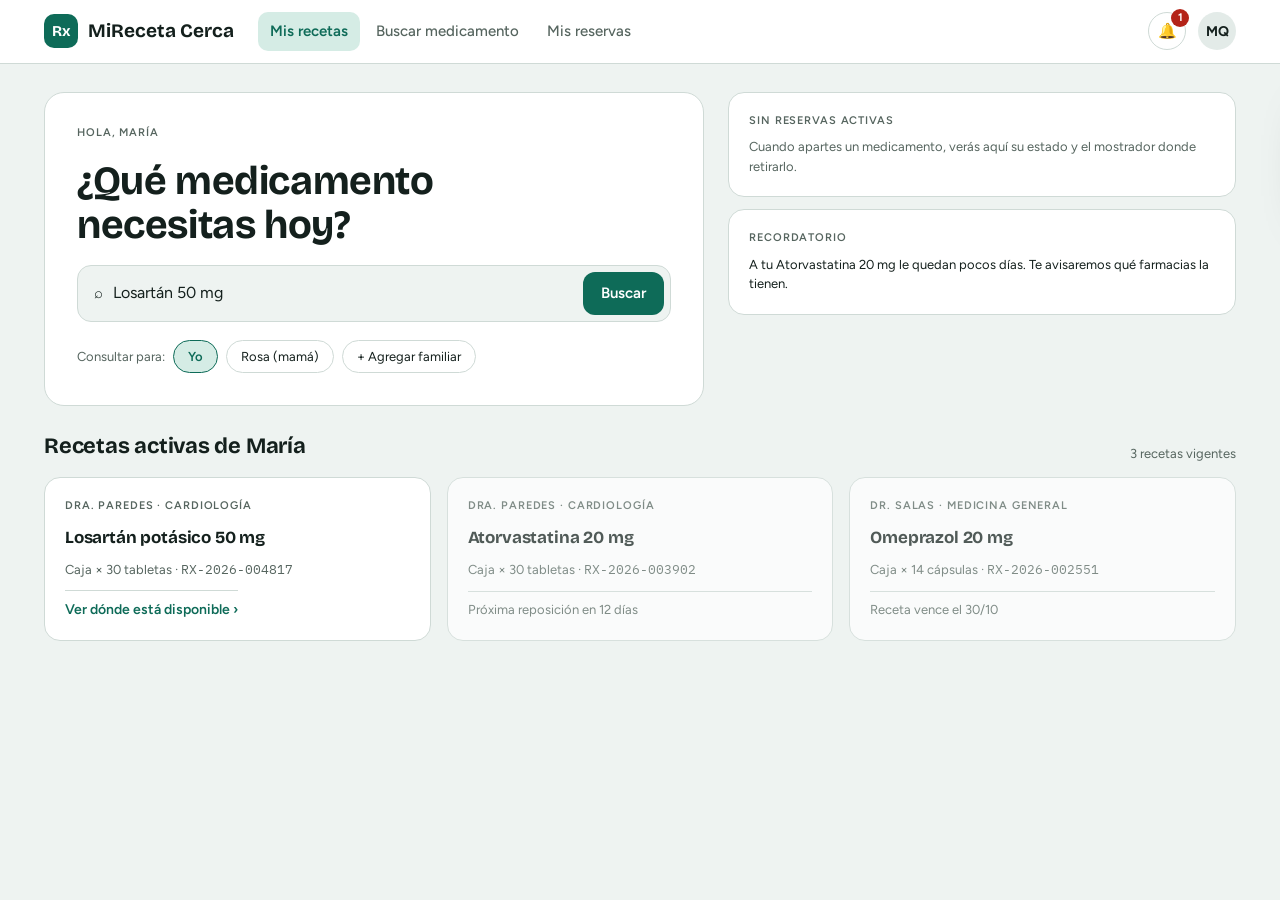
<file: index.html>
<!doctype html>
<html lang="es">
<head>
<meta charset="utf-8">
<meta name="viewport" content="width=device-width, initial-scale=1">
<title>MiReceta Cerca</title>
<link rel="preconnect" href="https://fonts.googleapis.com">
<link rel="preconnect" href="https://fonts.gstatic.com" crossorigin>
<link rel="stylesheet" href="https://fonts.googleapis.com/css2?family=Bricolage+Grotesque:opsz,wght@12..96,500;12..96,700&family=Figtree:wght@400;500;600;700&family=IBM+Plex+Mono:wght@400;500&display=swap">
<style>
:root{
  --paper:#EEF3F1; --surface:#FFFFFF; --sunk:#E3EBE8; --ink:#14201D; --muted:#56655F; --line:#CFDAD6;
  --accent:#0E6B58; --accent-ink:#FFFFFF; --accent-soft:#D5ECE5;
  --ok:#1D7A46; --ok-soft:#DDF1E4; --warn:#9A5B00; --warn-soft:#FBEBCF; --bad:#B42318; --bad-soft:#FBE1DE;
  --road:#FFFFFF; --park:#CFE6D8; --shadow:0 18px 50px -20px rgba(20,40,34,.35);
  --display:"Bricolage Grotesque","Segoe UI",system-ui,sans-serif;
  --body:"Figtree","Segoe UI",system-ui,sans-serif;
  --mono:"IBM Plex Mono",ui-monospace,Menlo,monospace;
}
@media (prefers-color-scheme:dark){
  :root:not([data-theme="light"]){
    color-scheme:dark;
    --paper:#0F1614; --surface:#18221F; --sunk:#111A17; --ink:#E6EEEB; --muted:#9AADA6; --line:#2C3A36;
    --accent:#4FC3A1; --accent-ink:#06231C; --accent-soft:#173A31;
    --ok:#5FD08F; --ok-soft:#153323; --warn:#F2B34C; --warn-soft:#3A2A0E; --bad:#F2877D; --bad-soft:#3D1A17;
    --road:#24312D; --park:#1A2E25; --shadow:0 18px 50px -20px rgba(0,0,0,.7);
  }
}
:root[data-theme="dark"]{
  color-scheme:dark;
  --paper:#0F1614; --surface:#18221F; --sunk:#111A17; --ink:#E6EEEB; --muted:#9AADA6; --line:#2C3A36;
  --accent:#4FC3A1; --accent-ink:#06231C; --accent-soft:#173A31;
  --ok:#5FD08F; --ok-soft:#153323; --warn:#F2B34C; --warn-soft:#3A2A0E; --bad:#F2877D; --bad-soft:#3D1A17;
  --road:#24312D; --park:#1A2E25; --shadow:0 18px 50px -20px rgba(0,0,0,.7);
}
*{box-sizing:border-box}
html,body{margin:0}
body{background:var(--paper);color:var(--ink);font-family:var(--body);font-size:15px;line-height:1.5;min-height:100vh;display:flex;flex-direction:column}
h1,h2,h3{font-family:var(--display);text-wrap:balance;margin:0;letter-spacing:-.01em}
button{font:inherit;color:inherit;cursor:pointer}
a{color:var(--accent)}
button:focus-visible,input:focus-visible,select:focus-visible{outline:3px solid var(--accent);outline-offset:2px}
.mono{font-family:var(--mono);font-variant-numeric:tabular-nums}
.muted{color:var(--muted)}
.small{font-size:13px}
.label{font-size:11px;letter-spacing:.08em;text-transform:uppercase;color:var(--muted);font-weight:600}

/* Top bar */
.top{background:var(--surface);border-bottom:1px solid var(--line);position:sticky;top:0;z-index:20}
.top-in{max-width:1240px;margin:0 auto;padding:12px 24px;display:flex;align-items:center;gap:24px;flex-wrap:wrap}
.brand{display:flex;align-items:center;gap:10px;border:0;background:none;padding:0}
.brand .mark{width:34px;height:34px;border-radius:10px;background:var(--accent);color:var(--accent-ink);display:grid;place-items:center;font-family:var(--display);font-weight:700}
.brand b{font-family:var(--display);font-size:19px;font-weight:700}
.nav{display:flex;gap:4px;flex:1;flex-wrap:wrap}
.nav button{border:0;background:none;padding:8px 12px;border-radius:10px;color:var(--muted);font-weight:500}
.nav button.on{background:var(--accent-soft);color:var(--accent);font-weight:600}
.user{display:flex;align-items:center;gap:12px}
.bell{position:relative;border:1px solid var(--line);background:var(--surface);width:38px;height:38px;border-radius:50%}
.bell .n{position:absolute;top:-4px;right:-4px;background:var(--bad);color:#fff;font-size:11px;font-weight:700;border-radius:999px;min-width:18px;height:18px;display:grid;place-items:center;padding:0 4px}
.avatar{width:38px;height:38px;border-radius:50%;background:var(--sunk);display:grid;place-items:center;font-weight:700;font-size:14px}


main{flex:1;width:100%;max-width:1240px;margin:0 auto;padding:28px 24px 64px;display:flex;flex-direction:column;gap:24px}
.crumbs{font-size:13px;color:var(--muted);display:flex;gap:6px;flex-wrap:wrap}
.crumbs button{border:0;background:none;padding:0;color:var(--accent);font-weight:500}

.card{background:var(--surface);border:1px solid var(--line);border-radius:16px;padding:20px}
.btn{border:0;border-radius:12px;padding:12px 18px;font-weight:600;background:var(--accent);color:var(--accent-ink)}
.btn.ghost{background:transparent;border:1.5px solid var(--line);color:var(--ink)}
.btn.block{width:100%}
.btn[disabled]{opacity:.45;cursor:not-allowed}

.badge{display:inline-flex;align-items:center;gap:6px;border-radius:999px;padding:3px 10px;font-size:12px;font-weight:600;white-space:nowrap}
.badge::before{content:"";width:7px;height:7px;border-radius:50%;background:currentColor}
.b-ok{background:var(--ok-soft);color:var(--ok)}
.b-warn{background:var(--warn-soft);color:var(--warn)}
.b-bad{background:var(--bad-soft);color:var(--bad)}
.fresh{font-size:12px;color:var(--muted);display:inline-flex;align-items:center;gap:6px}
.fresh i{width:6px;height:6px;border-radius:50%;background:var(--ok);display:inline-block}

/* Home */
.hero{display:grid;grid-template-columns:1.3fr 1fr;gap:24px;align-items:stretch}
.hero-main{display:flex;flex-direction:column;gap:18px;justify-content:center;padding:32px;background:var(--surface);border:1px solid var(--line);border-radius:20px}
.hero-main h1{font-size:clamp(28px,3.4vw,40px);font-weight:700;line-height:1.1}
.search{display:flex;align-items:center;gap:10px;background:var(--paper);border:1.5px solid var(--line);border-radius:14px;padding:6px 6px 6px 16px}
.search input{border:0;background:transparent;flex:1;font:inherit;font-size:16px;color:var(--ink);min-width:0;padding:8px 0}
.search input:focus{outline:none}
.search .btn{padding:10px 18px}
.who{display:flex;gap:8px;flex-wrap:wrap;align-items:center}
.chip{border:1.5px solid var(--line);background:var(--surface);border-radius:999px;padding:6px 14px;font-size:13px}
.chip.on{border-color:var(--accent);background:var(--accent-soft);color:var(--accent);font-weight:600}
.hero-side{display:flex;flex-direction:column;gap:12px}
.alert-card{display:flex;flex-direction:column;gap:8px}
.rxs{display:grid;grid-template-columns:repeat(3,minmax(0,1fr));gap:16px}
.rx{display:flex;flex-direction:column;gap:10px;text-align:left}
.rx h3{font-size:17px}
.rx .foot{margin-top:auto;display:flex;justify-content:space-between;align-items:center;gap:8px;padding-top:8px;border-top:1px solid var(--line)}
.linkish{color:var(--accent);font-weight:600;font-size:14px}
.rx.dim{opacity:.72}
.section-head{display:flex;justify-content:space-between;align-items:end;gap:12px;flex-wrap:wrap}
.section-head h2{font-size:22px}

/* Results */
.results{display:grid;grid-template-columns:minmax(0,440px) minmax(0,1fr);gap:20px;align-items:start}
.filters{display:flex;gap:8px;flex-wrap:wrap;align-items:center}
.filters select{font:inherit;font-size:13px;border:1.5px solid var(--line);background:var(--surface);color:var(--ink);border-radius:999px;padding:5px 12px}
.list{display:flex;flex-direction:column;gap:12px}
.ph{display:flex;flex-direction:column;gap:8px;text-align:left;width:100%;padding:16px}
.ph.sel{border:2px solid var(--accent);padding:15px}
.ph-top{display:flex;justify-content:space-between;gap:8px;align-items:start}
.ph h3{font-size:16px}
.meta{display:flex;flex-wrap:wrap;gap:4px 14px;font-size:13px;color:var(--muted)}
.best{font-size:11px;font-weight:700;letter-spacing:.06em;text-transform:uppercase;color:var(--accent)}
.map{position:sticky;top:90px;border-radius:18px;overflow:hidden;border:1px solid var(--line);background:var(--sunk);aspect-ratio:4/3;max-width:100%}
.map svg{display:block;width:100%;height:100%}
.map .pin{cursor:pointer}
.map text{font-family:var(--body);font-size:12px;font-weight:600;fill:var(--ink)}
.legend{display:flex;gap:14px;flex-wrap:wrap;font-size:12px;color:var(--muted)}
.legend span{display:inline-flex;align-items:center;gap:6px}
.legend i{width:10px;height:10px;border-radius:50%;display:inline-block}

/* Detail */
.detail{display:grid;grid-template-columns:minmax(0,1fr) minmax(0,380px);gap:20px;align-items:start}
.detail-main{display:flex;flex-direction:column;gap:20px}
.stockrow{display:grid;grid-template-columns:repeat(3,minmax(0,1fr));gap:16px}
.stat .v{font-family:var(--display);font-size:34px;font-weight:700;line-height:1.1;font-variant-numeric:tabular-nums}
.stat .v.ok{color:var(--ok)}
.kv{display:grid;grid-template-columns:auto 1fr;gap:10px 24px;font-size:14px;margin:0}
.kv dt{color:var(--muted)}
.kv dd{margin:0;font-weight:500}
.reserve{position:sticky;top:90px;display:flex;flex-direction:column;gap:14px}
.reserve h3{font-size:19px}
.hist{width:100%;border-collapse:collapse;font-size:13px}
.hist th{text-align:left;font-weight:600;color:var(--muted);border-bottom:1px solid var(--line);padding:6px 8px 6px 0}
.hist td{border-bottom:1px solid var(--line);padding:8px 8px 8px 0;font-variant-numeric:tabular-nums}
.hist tr:last-child td{border-bottom:0}
.tbl{overflow-x:auto}

/* Reservation */
.resv{display:grid;grid-template-columns:minmax(0,1fr) minmax(0,400px);gap:20px;align-items:start}
.tracker{list-style:none;margin:0;padding:0;display:grid;grid-template-columns:repeat(4,minmax(0,1fr));gap:0}
.tracker li{display:flex;flex-direction:column;gap:8px;position:relative;padding-right:12px}
.tracker li::after{content:"";position:absolute;top:15px;left:32px;right:0;height:3px;background:var(--line);border-radius:2px}
.tracker li:last-child::after{display:none}
.tracker li.done::after{background:var(--accent)}
.tracker .dot{width:32px;height:32px;border-radius:50%;border:2px solid var(--line);background:var(--surface);display:grid;place-items:center;font-size:13px;font-weight:700;color:var(--muted);position:relative;z-index:1}
.tracker li.done .dot{background:var(--accent);border-color:var(--accent);color:var(--accent-ink)}
.tracker li.now .dot{border-color:var(--accent);color:var(--accent)}
.tracker b{font-size:14px;display:block}
.tracker span{font-size:12px;color:var(--muted)}
.pickup{display:flex;flex-direction:column;gap:14px;align-items:flex-start}
.counter{font-family:var(--display);font-size:52px;font-weight:700;line-height:1;color:var(--accent)}
.codebox{display:flex;gap:20px;align-items:center;flex-wrap:wrap}
.code{font-family:var(--mono);font-size:24px;letter-spacing:.2em;background:var(--sunk);border-radius:12px;padding:10px 16px}
.qr{width:128px;height:128px;display:grid;grid-template-columns:repeat(11,1fr);padding:8px;background:#fff;border-radius:10px;border:1px solid var(--line)}
.qr i{background:#111}.qr i.w{background:#fff}
.events{list-style:none;margin:0;padding:0;display:flex;flex-direction:column;gap:10px;font-size:13px}
.events li{display:grid;grid-template-columns:52px 1fr;gap:10px}
.events time{font-family:var(--mono);color:var(--muted)}

/* Toast */
.toast{position:fixed;right:24px;top:80px;width:min(380px,calc(100vw - 32px));background:var(--surface);border:1px solid var(--line);border-radius:16px;padding:14px 16px;box-shadow:var(--shadow);display:grid;grid-template-columns:40px 1fr auto;gap:12px;align-items:start;transform:translateX(calc(100% + 40px));transition:transform .35s ease;z-index:40}
.toast.show{transform:none}
.toast .mk{width:40px;height:40px;border-radius:12px;background:var(--accent-soft);color:var(--accent);display:grid;place-items:center;font-weight:700;font-family:var(--display)}
.toast b{font-size:14px}.toast p{margin:2px 0 8px;font-size:13px;color:var(--muted)}
.toast .x{border:0;background:none;color:var(--muted);font-size:18px;line-height:1}
.toast .btn{padding:7px 12px;font-size:13px}

@media (prefers-reduced-motion:reduce){.toast{transition:none}}

@media (max-width:980px){
  .hero,.results,.detail,.resv{grid-template-columns:1fr}
  .rxs{grid-template-columns:1fr 1fr}
  .map,.reserve{position:static}
}
@media (max-width:640px){
  .rxs,.stockrow{grid-template-columns:1fr}
  .tracker{grid-template-columns:1fr 1fr;row-gap:18px}
  .tracker li::after{display:none}
  .top-in,main{padding-inline:16px}
  .hero-main{padding:22px}
}
</style>
</head>
<body>

<header class="top">
  <div class="top-in">
    <button class="brand" onclick="go('inicio')" aria-label="Ir al inicio"><span class="mark">Rx</span><b>MiReceta Cerca</b></button>
    <nav class="nav" id="nav"></nav>
    <div class="user">
      <button class="bell" aria-label="Avisos" onclick="if(S.status>=2)go('reserva')">🔔<span class="n" id="bellN" hidden>1</span></button>
      <div class="avatar" title="María Quispe">MQ</div>
    </div>
  </div>
</header>

<main id="main"></main>

<div class="toast" id="toast" role="status" aria-live="polite">
  <div class="mk">Rx</div>
  <div><b>Tu receta está lista para retirar</b><p>Losartán 50 mg · Farmacia del Parque · Mostrador 2</p><button class="btn" onclick="hideToast();go('reserva')">Ver instrucciones</button></div>
  <button class="x" aria-label="Cerrar aviso" onclick="hideToast()">×</button>
</div>


<script>
const S={screen:"inicio",who:"yo",sel:"parque",status:-1,arrived:false,timers:[]};

const PH=[
  {id:"parque",name:"Farmacia del Parque",addr:"Av. Los Próceres 1450",dist:"1,2 km",time:"4 min en auto",hours:"Abierta hasta 21:00",stock:12,fresh:"hace 4 min",state:"ok",best:true,x:410,y:120,counter:"Mostrador 2 · Retiro rápido"},
  {id:"central",name:"Farmacia Central San Martín",addr:"Jr. San Martín 322",dist:"2,8 km",time:"9 min en auto",hours:"Abierta 24 horas",stock:3,fresh:"hace 11 min",state:"warn",x:150,y:300,counter:"Mostrador 1"},
  {id:"olivos",name:"Botica Los Olivos",addr:"Calle Los Olivos 88",dist:"0,7 km",time:"3 min a pie",hours:"Abierta hasta 20:00",stock:0,fresh:"hace 2 min",state:"bad",restock:"jueves 1 de octubre",x:300,y:250},
  {id:"norte",name:"Farmacia Norte Salud",addr:"Av. Universitaria 2010",dist:"3,4 km",time:"12 min en auto",hours:"Abierta hasta 22:00",stock:27,fresh:"hace 18 min",state:"ok",x:520,y:60},
];
const RX={
  yo:[{n:"Losartán potásico 50 mg",p:"Caja × 30 tabletas",id:"RX-2026-004817",doc:"Dra. Paredes · Cardiología",active:true},
      {n:"Atorvastatina 20 mg",p:"Caja × 30 tabletas",id:"RX-2026-003902",doc:"Dra. Paredes · Cardiología",note:"Próxima reposición en 12 días"},
      {n:"Omeprazol 20 mg",p:"Caja × 14 cápsulas",id:"RX-2026-002551",doc:"Dr. Salas · Medicina general",note:"Receta vence el 30/10"}],
  mama:[{n:"Metformina 850 mg",p:"Caja × 60 tabletas",id:"RX-2026-004120",doc:"Dr. Rojas · Endocrinología",active:true},
        {n:"Levotiroxina 50 mcg",p:"Caja × 50 tabletas",id:"RX-2026-003377",doc:"Dr. Rojas · Endocrinología",note:"Próxima reposición en 5 días"},
        {n:"Amlodipino 5 mg",p:"Caja × 30 tabletas",id:"RX-2026-001984",doc:"Dra. Paredes · Cardiología",note:"Retirada el 12/09"}]
};
const STEPS=[["Reserva recibida","Se apartó 1 caja para ti"],["En preparación","El farmacéutico valida tu receta"],["Lista para retirar","Mostrador 2 · Retiro rápido"],["Retirada","Entregada en mostrador"]];

const $=id=>document.getElementById(id);
function go(s){S.screen=s;render();window.scrollTo({top:0});}
function selPh(){return PH.find(p=>p.id===S.sel);}
function badge(p){
  if(p.state==="ok")return `<span class="badge b-ok">${p.stock} disponibles</span>`;
  if(p.state==="warn")return `<span class="badge b-warn">Quedan ${p.stock}</span>`;
  return `<span class="badge b-bad">Sin stock</span>`;
}
const col=p=>p.state==="ok"?"var(--ok)":p.state==="warn"?"var(--warn)":"var(--bad)";
function crumbs(items){return `<div class="crumbs">${items.map((c,i)=>i<items.length-1?`<button onclick="go('${c[1]}')">${c[0]}</button><span>/</span>`:`<span>${c[0]}</span>`).join("")}</div>`;}

function mapSvg(){
  return `<svg viewBox="0 0 640 480" role="img" aria-label="Mapa con farmacias cercanas">
    <rect width="640" height="480" fill="var(--sunk)"/>
    <rect x="200" y="330" width="170" height="110" rx="10" fill="var(--park)"/>
    <text x="285" y="390" text-anchor="middle" style="fill:var(--muted);font-weight:500">Parque Central</text>
    <path d="M0 200 L640 150" stroke="var(--road)" stroke-width="18" fill="none"/>
    <path d="M230 0 L270 480" stroke="var(--road)" stroke-width="14" fill="none"/>
    <path d="M0 80 L640 110" stroke="var(--road)" stroke-width="8" fill="none"/>
    <path d="M470 0 L440 480" stroke="var(--road)" stroke-width="8" fill="none"/>
    <path d="M0 400 L640 360" stroke="var(--road)" stroke-width="8" fill="none"/>
    <g><circle cx="260" cy="330" r="22" fill="var(--accent)" opacity=".18"/><circle cx="260" cy="330" r="9" fill="var(--accent)" stroke="var(--surface)" stroke-width="3"/>
      <text x="260" y="364" text-anchor="middle">Tú</text></g>
    ${PH.map(p=>`<g class="pin" onclick="S.sel='${p.id}';render()">
      <circle cx="${p.x}" cy="${p.y}" r="${S.sel===p.id?17:13}" fill="${col(p)}" stroke="var(--surface)" stroke-width="3"/>
      <text x="${p.x}" y="${p.y-24}" text-anchor="middle">${p.name.replace("Farmacia ","")}</text></g>`).join("")}
  </svg>`;
}
function qr(){
  const pat="11111110101111100010100100010111010110101110101100101011101000001010000011111110101111111000000000000000110110101001011011010110110100111001010010110110101110100101011010";
  let h="";for(let i=0;i<121;i++)h+=`<i class="${pat[i]==="1"?"":"w"}"></i>`;return `<div class="qr" aria-hidden="true">${h}</div>`;
}

function render(){
  const m=$("main");
  const list=RX[S.who], whoName=S.who==="yo"?"María":"Rosa (mamá)";
  $("nav").innerHTML=[["inicio","Mis recetas"],["disponibilidad","Buscar medicamento"],["reserva","Mis reservas"]].map(([k,l])=>`<button class="${S.screen===k||(k==="disponibilidad"&&S.screen==="farmacia")?"on":""}" onclick="go('${k}')">${l}</button>`).join("");
  $("bellN").hidden=S.status<2||S.status>=3;

  if(S.screen==="inicio"){
    m.innerHTML=`
      <section class="hero">
        <div class="hero-main">
          <div class="label">Hola, María</div>
          <h1>¿Qué medicamento necesitas hoy?</h1>
          <label class="search" for="q"><span aria-hidden="true">⌕</span>
            <input id="q" placeholder="Nombre del medicamento, código o N° de receta" value="Losartán 50 mg">
            <button class="btn" onclick="go('disponibilidad')">Buscar</button></label>
          <div class="who"><span class="small muted">Consultar para:</span>
            <button class="chip ${S.who==="yo"?"on":""}" onclick="S.who='yo';render()">Yo</button>
            <button class="chip ${S.who==="mama"?"on":""}" onclick="S.who='mama';render()">Rosa (mamá)</button>
            <button class="chip">+ Agregar familiar</button></div>
        </div>
        <div class="hero-side">
          ${S.status>=0&&S.status<3?`
          <div class="card alert-card"><div class="label">Reserva en curso</div>
            <h3 style="font-size:18px">Losartán 50 mg · Farmacia del Parque</h3>
            <div>${S.status>=2?`<span class="badge b-ok">Lista para retirar</span>`:`<span class="badge b-warn">${STEPS[S.status][0]}</span>`}</div>
            <button class="btn ghost" onclick="go('reserva')">Ver mi reserva</button></div>`:`
          <div class="card alert-card"><div class="label">Sin reservas activas</div>
            <p class="small muted" style="margin:0">Cuando apartes un medicamento, verás aquí su estado y el mostrador donde retirarlo.</p></div>`}
          <div class="card alert-card"><div class="label">Recordatorio</div>
            <p class="small" style="margin:0">A ${S.who==="yo"?"tu Atorvastatina 20 mg":"la Levotiroxina de Rosa"} le quedan pocos días. Te avisaremos qué farmacias la tienen.</p></div>
        </div>
      </section>
      <section style="display:flex;flex-direction:column;gap:14px">
        <div class="section-head"><h2>Recetas activas de ${whoName}</h2><span class="small muted">${list.length} recetas vigentes</span></div>
        <div class="rxs">
          ${list.map(r=>`
          <${r.active?`button onclick="go('disponibilidad')"`:"div"} class="card rx ${r.active?"":"dim"}">
            <div class="label">${r.doc}</div>
            <h3>${r.n}</h3>
            <div class="small muted">${r.p} · <span class="mono">${r.id}</span></div>
            <div class="foot">${r.active?`<span class="linkish">Ver dónde está disponible ›</span>`:`<span class="small muted">${r.note}</span>`}</div>
          </${r.active?"button":"div"}>`).join("")}
        </div>
      </section>`;
  }

  if(S.screen==="disponibilidad"){
    const sorted=[...PH].sort((a,b)=>(b.best?1:0)-(a.best?1:0)||(a.state==="bad")-(b.state==="bad")||parseFloat(a.dist.replace(",","."))-parseFloat(b.dist.replace(",",".")));
    m.innerHTML=`
      ${crumbs([["Mis recetas","inicio"],["Losartán potásico 50 mg"]])}
      <div class="section-head">
        <div><h1 style="font-size:30px">Losartán potásico 50 mg</h1>
        <div class="small muted">Caja × 30 tabletas · <span class="mono">RX-2026-004817</span> · 4 farmacias en un radio de 5 km</div></div>
        <div class="filters">
          <select id="radio" aria-label="Radio de búsqueda"><option>Hasta 5 km</option><option>Hasta 3 km</option><option>Hasta 10 km</option></select>
          <select id="orden" aria-label="Ordenar"><option>Mejor opción</option><option>Más cerca</option><option>Más stock</option></select>
          <button class="chip on">Abiertas ahora</button><button class="chip">Con stock</button>
        </div>
      </div>
      <div class="results">
        <div class="list">
          ${sorted.map(p=>`
          <div class="card ph ${S.sel===p.id?"sel":""}" onclick="S.sel='${p.id}';render()" role="button" tabindex="0">
            ${p.best?`<span class="best">Mejor opción</span>`:""}
            <div class="ph-top"><h3>${p.name}</h3>${badge(p)}</div>
            <div class="meta"><span>${p.addr}</span><span>${p.dist} · ${p.time}</span><span>${p.hours}</span></div>
            ${p.restock?`<div class="small" style="color:var(--warn);font-weight:600">Reposición programada: llega el ${p.restock}</div>`:""}
            <div style="display:flex;justify-content:space-between;align-items:center;gap:8px;flex-wrap:wrap">
              <span class="fresh"><i></i>Stock verificado ${p.fresh}</span>
              ${p.state!=="bad"?`<button class="btn" style="padding:8px 14px;font-size:14px" onclick="event.stopPropagation();S.sel='${p.id}';go('farmacia')">Ver y reservar</button>`
                :`<button class="btn ghost" style="padding:8px 14px;font-size:14px" onclick="event.stopPropagation()">Avisarme cuando llegue</button>`}
            </div>
          </div>`).join("")}
        </div>
        <div style="display:flex;flex-direction:column;gap:10px">
          <div class="map">${mapSvg()}</div>
          <div class="legend"><span><i style="background:var(--ok)"></i>Con stock</span><span><i style="background:var(--warn)"></i>Pocas unidades</span><span><i style="background:var(--bad)"></i>Sin stock</span><span><i style="background:var(--accent)"></i>Tu ubicación</span></div>
        </div>
      </div>`;
  }

  if(S.screen==="farmacia"){
    let p=selPh(); if(p.state==="bad"){S.sel="parque";p=selPh();}
    m.innerHTML=`
      ${crumbs([["Mis recetas","inicio"],["Losartán 50 mg","disponibilidad"],[p.name]])}
      <div class="detail">
        <div class="detail-main">
          <div><h1 style="font-size:30px">${p.name}</h1><div class="small muted">${p.addr} · ${p.hours}</div></div>
          <div class="stockrow">
            <div class="card stat"><div class="label">Unidades disponibles</div><div class="v ${p.state==="ok"?"ok":""}">${p.stock}</div><span class="fresh"><i></i>Verificado ${p.fresh}</span></div>
            <div class="card stat"><div class="label">Distancia</div><div class="v">${p.dist}</div><span class="small muted">${p.time}</span></div>
            <div class="card stat"><div class="label">Espera en mostrador</div><div class="v">~5 min</div><span class="small muted">Promedio de la última hora</span></div>
          </div>
          <div class="card">
            <div class="label" style="margin-bottom:12px">Medicamento</div>
            <dl class="kv">
              <dt>Nombre</dt><dd>Losartán potásico 50 mg</dd>
              <dt>Presentación</dt><dd>Caja × 30 tabletas recubiertas</dd>
              <dt>Receta</dt><dd class="mono">RX-2026-004817</dd>
              <dt>Lugar de retiro</dt><dd>${p.counter}</dd>
            </dl>
          </div>
          <div class="card">
            <div class="label" style="margin-bottom:10px">Últimos movimientos de este medicamento</div>
            <div class="tbl"><table class="hist">
              <thead><tr><th>Hora</th><th>Movimiento</th><th>Cambio</th><th>Stock</th></tr></thead>
              <tbody>
                <tr><td class="mono">16:38</td><td>Venta verificada por escaneo</td><td class="mono">−1</td><td class="mono">${p.stock}</td></tr>
                <tr><td class="mono">15:52</td><td>Devolución de reserva no retirada</td><td class="mono">+1</td><td class="mono">${p.stock+1}</td></tr>
                <tr><td class="mono">14:10</td><td>Venta verificada por escaneo</td><td class="mono">−2</td><td class="mono">${p.stock}</td></tr>
                <tr><td class="mono">09:05</td><td>Ingreso de proveedor · lote L24-118</td><td class="mono">+20</td><td class="mono">${p.stock+2}</td></tr>
              </tbody></table></div>
          </div>
        </div>
        <div class="card reserve">
          <h3>Reservar en esta farmacia</h3>
          <p class="small muted" style="margin:0">Apartamos 1 caja a tu nombre y la preparamos con tu receta. Te avisamos cuando esté lista.</p>
          <dl class="kv small">
            <dt>Para</dt><dd>${S.who==="yo"?"María Quispe":"Rosa Quispe"}</dd>
            <dt>Cantidad</dt><dd>1 caja</dd>
            <dt>Reserva válida</dt><dd>Hasta hoy 21:00</dd>
            <dt>Listo aprox.</dt><dd>En 15 minutos</dd>
          </dl>
          <button class="btn block" onclick="reservar()">Reservar y preparar mi receta</button>
          <button class="btn ghost block">Cómo llegar</button>
          <p class="small muted" style="margin:0">El pago se realiza en la farmacia al retirar.</p>
        </div>
      </div>`;
  }

  if(S.screen==="reserva"){
    if(S.status<0){
      m.innerHTML=`${crumbs([["Mis recetas","inicio"],["Mis reservas"]])}
        <div class="card" style="max-width:560px;display:flex;flex-direction:column;gap:12px"><h2 style="font-size:22px">No tienes reservas activas</h2>
        <p class="muted" style="margin:0">Busca tu medicamento y reserva en la farmacia que prefieras.</p>
        <button class="btn" style="align-self:flex-start" onclick="go('disponibilidad')">Buscar disponibilidad</button></div>`;
    } else {
      const p=PH.find(x=>x.id==="parque");
      const ev=[["16:41","Reserva recibida por Farmacia del Parque"]];
      if(S.status>=1)ev.push(["16:44","Farmacéutico validó la receta RX-2026-004817"]);
      if(S.status>=2)ev.push(["16:55","Caja escaneada y lista en Mostrador 2"]);
      if(S.arrived)ev.push(["17:08","Avisaste que llegaste a la farmacia"]);
      if(S.status>=3)ev.push(["17:10","Medicamento entregado"]);
      m.innerHTML=`
        ${crumbs([["Mis recetas","inicio"],["Mis reservas"],])}
        <div class="section-head"><div><h1 style="font-size:30px">Reserva <span class="mono" style="font-size:.8em">RES-7F3K</span></h1>
          <div class="small muted">Losartán potásico 50 mg · ${p.name} · ${p.addr}</div></div>
          ${S.status>=3?`<span class="badge b-ok">Retirada</span>`:S.status>=2?`<span class="badge b-ok">Lista para retirar</span>`:`<span class="badge b-warn">En curso</span>`}</div>
        <div class="card"><ol class="tracker">
          ${STEPS.map((s,i)=>`<li class="${i<=S.status?"done":""} ${i===S.status+1?"now":""}"><div class="dot">${i<=S.status?"✓":i+1}</div><div><b>${s[0]}</b><span>${s[1]}</span></div></li>`).join("")}
        </ol></div>
        <div class="resv">
          <div class="card pickup">
            ${S.status<2?`
              <div class="label">Retiro</div>
              <h2 style="font-size:22px">Te avisaremos cuando esté lista</h2>
              <p class="muted" style="margin:0">Tiempo estimado: 15 minutos. Recibirás un aviso en esta página y por correo con el mostrador donde retirarla.</p>
`
            :S.status>=3?`
              <div class="label">Retirada</div>
              <h2 style="font-size:22px">Medicamento entregado</h2>
              <p class="muted" style="margin:0">Te recordaremos la próxima reposición el 26 de octubre y te mostraremos qué farmacias la tienen.</p>
              <button class="btn ghost" onclick="go('inicio')">Volver a mis recetas</button>`
            :!S.arrived?`
              <div class="label">Dirígete a</div>
              <div class="counter">Mostrador 2</div>
              <p class="muted" style="margin:0">Retiro rápido, a la derecha de la entrada. No necesitas hacer la fila general.</p>
              <button class="btn" onclick="llegue()">Avisar que llegué</button>`
            :`
              <div class="label">La farmacia sabe que llegaste</div>
              <h2 style="font-size:22px">Muestra este código en el Mostrador 2</h2>
              <div class="codebox">${qr()}<div class="code">7F3K</div></div>
              <p class="small muted" style="margin:0">Espera estimada: 2 minutos.</p>`}
          </div>
          <div class="card" style="display:flex;flex-direction:column;gap:12px">
            <div class="label">Historial de la reserva</div>
            <ul class="events">${ev.map(e=>`<li><time>${e[0]}</time><span>${e[1]}</span></li>`).join("")}</ul>
          </div>
        </div>`;
    }
  }

}

function later(ms,fn){S.timers.push(setTimeout(fn,ms));}
function clearTimers(){S.timers.forEach(clearTimeout);S.timers=[];}
function reservar(){
  clearTimers();S.status=0;S.arrived=false;go("reserva");
  later(4000,()=>{S.status=1;render();});
  later(9000,()=>{S.status=2;render();$("toast").classList.add("show");later(6000,hideToast);});
}
function llegue(){S.arrived=true;render();later(5000,()=>{S.status=3;render();});}
function hideToast(){$("toast").classList.remove("show");}
render();
</script>
</body>
</html>
</file>
